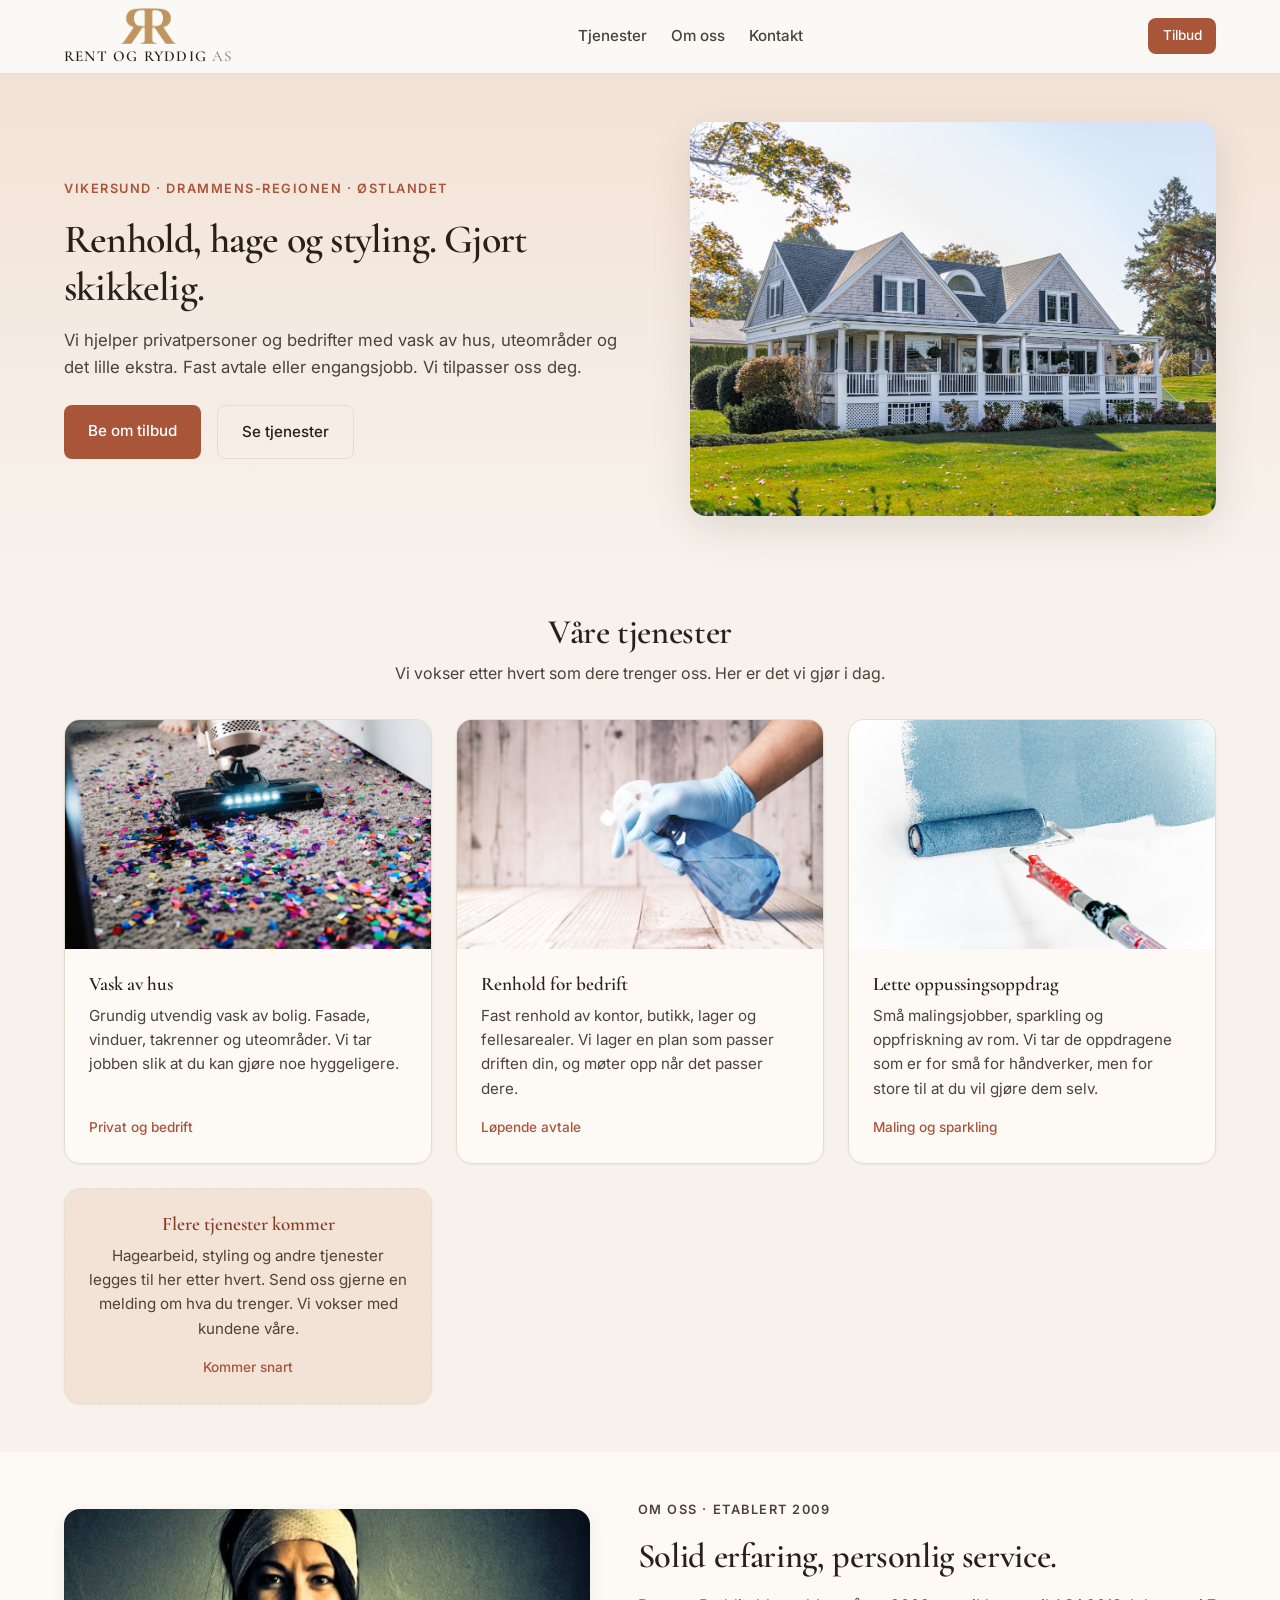
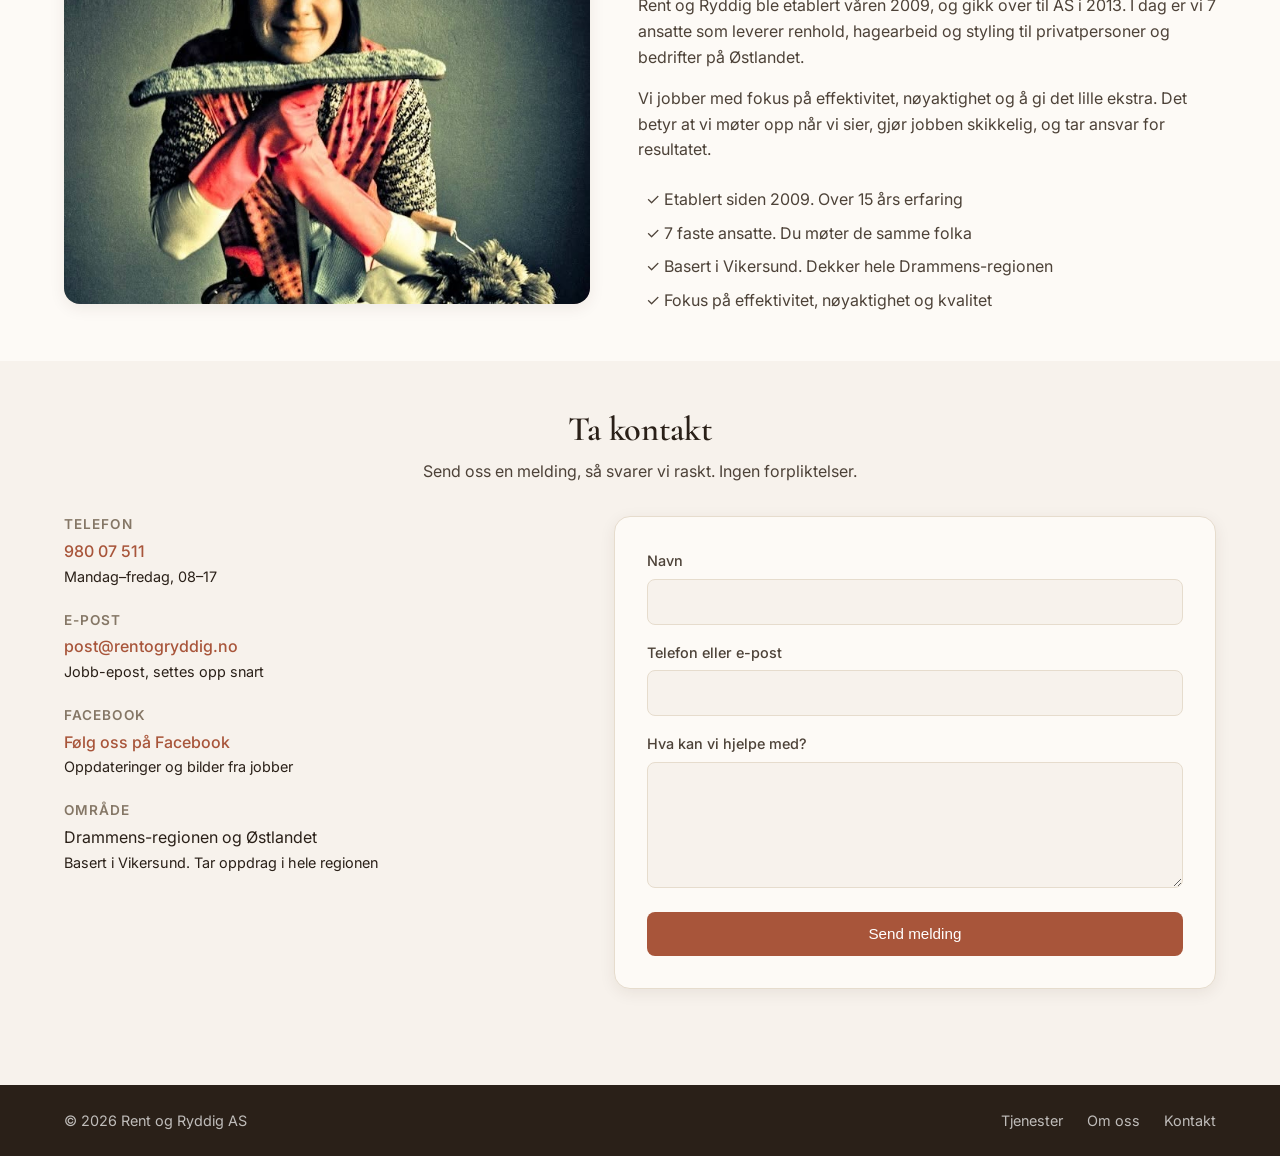
<file: index.html>
<!DOCTYPE html>
<html lang="nb">
<head>
    <meta charset="UTF-8">
    <meta name="viewport" content="width=device-width, initial-scale=1.0">
    <title>Rent og Ryddig AS | Renhold, hage og styling på Østlandet</title>
    <meta name="description" content="Rent og Ryddig AS tilbyr renhold for privat og bedrift, hagearbeid og styling i Drammens-regionen og resten av Østlandet. Kontakt oss for en uforpliktende prat.">
    <link rel="preconnect" href="https://fonts.googleapis.com">
    <link rel="preconnect" href="https://fonts.gstatic.com" crossorigin>
    <link href="https://fonts.googleapis.com/css2?family=Inter:wght@400;500;600;700&family=Cormorant+Garamond:wght@500;600;700&display=swap" rel="stylesheet">
    <link rel="stylesheet" href="styles.css">
</head>
<body>
    <header class="site-header">
        <div class="container header-inner">
            <a href="#" class="logo">
                <img class="logo-image" src="images/logo-mark.png" alt="Rent og Ryddig AS">
                <span class="logo-text">Rent og Ryddig <span class="logo-as">AS</span></span>
            </a>
            <nav class="main-nav">
                <a href="#tjenester">Tjenester</a>
                <a href="#om-oss">Om oss</a>
                <a href="#kontakt">Kontakt</a>
            </nav>
            <a href="#kontakt" class="btn btn-primary header-cta">Tilbud</a>
        </div>
    </header>

    <main>
        <!-- HERO -->
        <section class="hero">
            <div class="container hero-inner">
                <div class="hero-text">
                    <p class="eyebrow">Vikersund · Drammens-regionen · Østlandet</p>
                    <h1>Renhold, hage og styling. Gjort skikkelig.</h1>
                    <p class="lede">Vi hjelper privatpersoner og bedrifter med vask av hus, uteområder og det lille ekstra. Fast avtale eller engangsjobb. Vi tilpasser oss deg.</p>
                    <div class="hero-actions">
                        <a href="#kontakt" class="btn btn-primary">Be om tilbud</a>
                        <a href="#tjenester" class="btn btn-ghost">Se tjenester</a>
                    </div>
                </div>
                <div class="hero-image">
                    <img src="images/hero.jpg" alt="Rent og ryddig arbeid, eksempelbilde" loading="eager">
                </div>
            </div>
        </section>

        <!-- TJENESTER -->
        <section id="tjenester" class="services">
            <div class="container">
                <header class="section-header">
                    <h2>Våre tjenester</h2>
                    <p>Vi vokser etter hvert som dere trenger oss. Her er det vi gjør i dag.</p>
                </header>
                <div class="service-grid">

                    <article class="service-card">
                        <div class="service-image">
                            <img src="images/service-husvask.jpg" alt="Vask av hus" loading="lazy">
                        </div>
                        <div class="service-body">
                            <h3>Vask av hus</h3>
                            <p>Grundig utvendig vask av bolig. Fasade, vinduer, takrenner og uteområder. Vi tar jobben slik at du kan gjøre noe hyggeligere.</p>
                            <p class="service-tag">Privat og bedrift</p>
                        </div>
                    </article>

                    <article class="service-card">
                        <div class="service-image">
                            <img src="images/service-bedrift.jpg" alt="Renhold for bedrift" loading="lazy">
                        </div>
                        <div class="service-body">
                            <h3>Renhold for bedrift</h3>
                            <p>Fast renhold av kontor, butikk, lager og fellesarealer. Vi lager en plan som passer driften din, og møter opp når det passer dere.</p>
                            <p class="service-tag">Løpende avtale</p>
                        </div>
                    </article>

                    <article class="service-card">
                        <div class="service-image">
                            <img src="images/service-maling.jpg" alt="Lette oppussingsoppdrag, maling" loading="lazy">
                        </div>
                        <div class="service-body">
                            <h3>Lette oppussingsoppdrag</h3>
                            <p>Små malingsjobber, sparkling og oppfriskning av rom. Vi tar de oppdragene som er for små for håndverker, men for store til at du vil gjøre dem selv.</p>
                            <p class="service-tag">Maling og sparkling</p>
                        </div>
                    </article>

                    <article class="service-card service-card--placeholder">
                        <div class="service-body">
                            <h3>Flere tjenester kommer</h3>
                            <p>Hagearbeid, styling og andre tjenester legges til her etter hvert. Send oss gjerne en melding om hva du trenger. Vi vokser med kundene våre.</p>
                            <p class="service-tag">Kommer snart</p>
                        </div>
                    </article>

                </div>
            </div>
        </section>

        <!-- OM OSS -->
        <section id="om-oss" class="about">
            <div class="container about-inner">
                <div class="about-image">
                    <img src="images/about-team.jpg" alt="En av våre ansatte. Du møter de samme folka hver gang" loading="lazy">
                </div>
                <div class="about-text">
                    <p class="eyebrow">Om oss · Etablert 2009</p>
                    <h2>Solid erfaring, personlig service.</h2>
                    <p>Rent og Ryddig ble etablert våren 2009, og gikk over til AS i 2013. I dag er vi 7 ansatte som leverer renhold, hagearbeid og styling til privatpersoner og bedrifter på Østlandet.</p>
                    <p>Vi jobber med fokus på effektivitet, nøyaktighet og å gi det lille ekstra. Det betyr at vi møter opp når vi sier, gjør jobben skikkelig, og tar ansvar for resultatet.</p>
                    <ul class="about-list">
                        <li>✓ Etablert siden 2009. Over 15 års erfaring</li>
                        <li>✓ 7 faste ansatte. Du møter de samme folka</li>
                        <li>✓ Basert i Vikersund. Dekker hele Drammens-regionen</li>
                        <li>✓ Fokus på effektivitet, nøyaktighet og kvalitet</li>
                    </ul>
                </div>
            </div>
        </section>

        <!-- KONTAKT -->
        <section id="kontakt" class="contact">
            <div class="container">
                <header class="section-header">
                    <h2>Ta kontakt</h2>
                    <p>Send oss en melding, så svarer vi raskt. Ingen forpliktelser.</p>
                </header>
                <div class="contact-grid">
                    <div class="contact-info">
                        <div class="contact-item">
                            <h3>Telefon</h3>
                            <p><a href="tel:+4798007511">980 07 511</a></p>
                            <p class="muted">Mandag–fredag, 08–17</p>
                        </div>
                        <div class="contact-item">
                            <h3>E-post</h3>
                            <p><a href="mailto:post@rentogryddig.no">post@rentogryddig.no</a></p>
                            <p class="muted">Jobb-epost, settes opp snart</p>
                        </div>
                        <div class="contact-item">
                            <h3>Facebook</h3>
                            <p><a href="https://www.facebook.com/people/Rent-og-Ryddig-As/100054570334841/" target="_blank" rel="noopener">Følg oss på Facebook</a></p>
                            <p class="muted">Oppdateringer og bilder fra jobber</p>
                        </div>
                        <div class="contact-item">
                            <h3>Område</h3>
                            <p>Drammens-regionen og Østlandet</p>
                            <p class="muted">Basert i Vikersund. Tar oppdrag i hele regionen</p>
                        </div>
                    </div>
                    <form class="contact-form" name="kontakt" netlify>
                        <label>
                            <span>Navn</span>
                            <input type="text" name="navn" required>
                        </label>
                        <label>
                            <span>Telefon eller e-post</span>
                            <input type="text" name="kontaktinfo" required>
                        </label>
                        <label>
                            <span>Hva kan vi hjelpe med?</span>
                            <textarea name="melding" rows="5" required></textarea>
                        </label>
                        <button type="submit" class="btn btn-primary">Send melding</button>
                    </form>
                </div>
            </div>
        </section>
    </main>

    <footer class="site-footer">
        <div class="container footer-inner">
            <p>&copy; <span id="year">2026</span> Rent og Ryddig AS</p>
            <p class="footer-links">
                <a href="#tjenester">Tjenester</a>
                <a href="#om-oss">Om oss</a>
                <a href="#kontakt">Kontakt</a>
            </p>
        </div>
    </footer>

    <script>
        // Automatisk årstall i footer
        document.getElementById('year').textContent = new Date().getFullYear();
    </script>
</body>
</html>
</file>
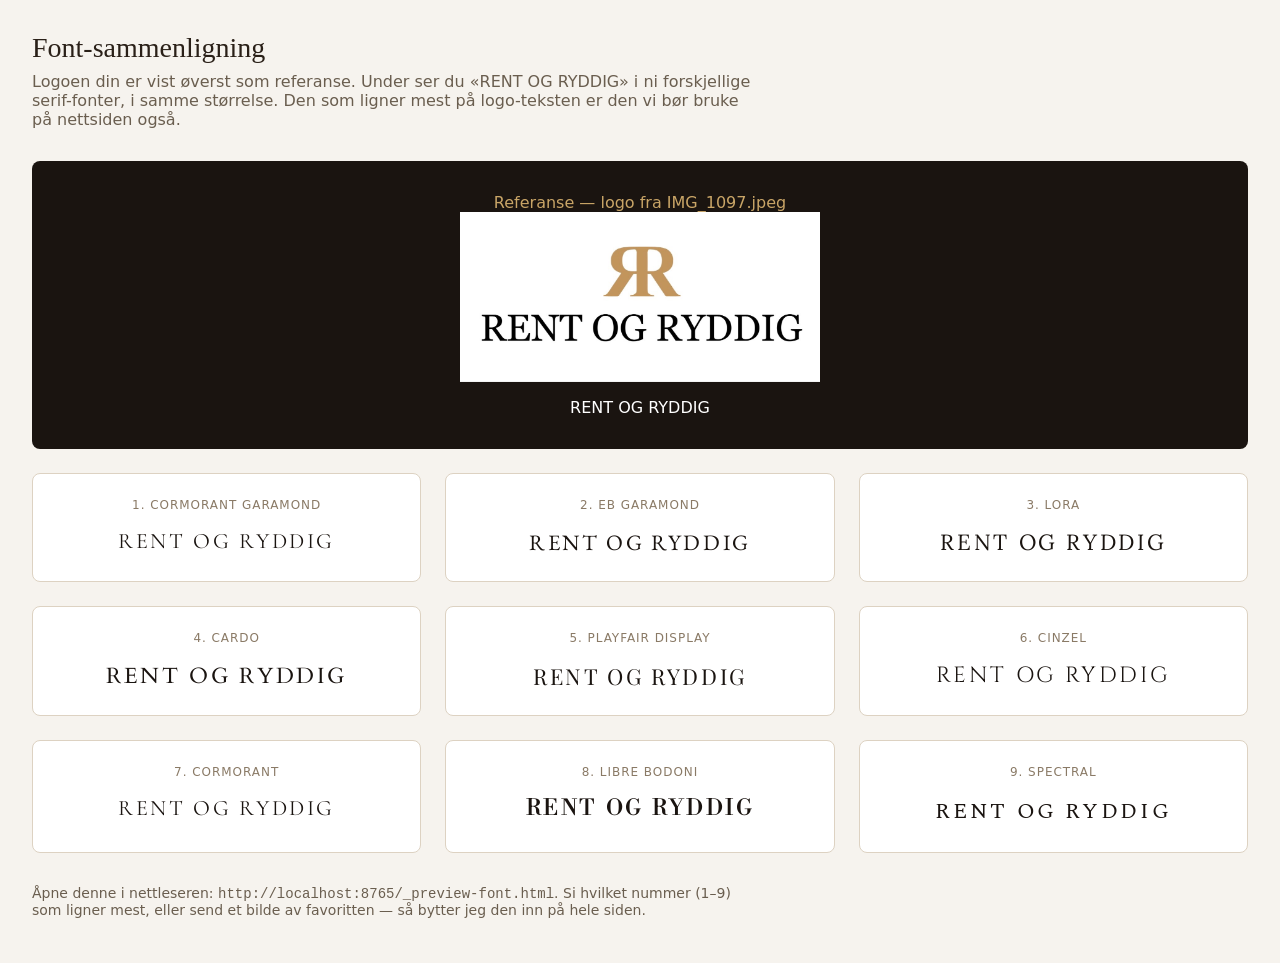
<file: _preview-font.html>
<!doctype html>
<html lang="no">
<head>
  <meta charset="utf-8">
  <title>Font-sammenligning for Rent og Ryddig</title>
  <link rel="preconnect" href="https://fonts.googleapis.com">
  <link rel="preconnect" href="https://fonts.gstatic.com" crossorigin>
  <!-- Kandidater hentet fra kjente klassiske serif-fonter. Rekkefølgen er
       omtrent: mest lik logo-tekst først. Jeg gjør ikke et endelig valg
       selv. -->
  <link href="https://fonts.googleapis.com/css2?family=Cormorant+Garamond:wght@400;500;600&family=EB+Garamond:wght@400;500&family=Lora:wght@400;500;600&family=Cardo:wght@400;700&family=Playfair+Display:wght@400;500;600&family=Cinzel:wght@400;500;600&family=Cormorant:wght@400;500;600&family=Libre+Bodoni:wght@400;500;600&family=Spectral:wght@400;500;600&display=swap" rel="stylesheet">
  <style>
    body {
      font-family: -apple-system, system-ui, sans-serif;
      background: #f6f3ee;
      color: #2a2018;
      margin: 0;
      padding: 32px;
    }
    h1 { font-family: serif; font-weight: 500; font-size: 28px; margin: 0 0 8px; }
    p.lede { color: #6a5e4f; margin: 0 0 32px; max-width: 720px; }
    .grid {
      display: grid;
      grid-template-columns: 1fr 1fr 1fr;
      gap: 24px;
      max-width: 1400px;
    }
    .cell {
      background: white;
      border: 1px solid #ddd2c2;
      border-radius: 8px;
      padding: 24px;
      text-align: center;
    }
    .cell .label {
      font-size: 12px;
      letter-spacing: 0.08em;
      text-transform: uppercase;
      color: #8a7a66;
      margin-bottom: 16px;
    }
    .cell .name {
      font-size: 22px;
      letter-spacing: 0.12em;
      color: #1a1410;
    }
    .ref {
      background: #1a1410;
      color: white;
      grid-column: 1 / -1;
      padding: 32px;
      border-radius: 8px;
      text-align: center;
    }
    .ref img {
      max-width: 360px;
      width: 100%;
      height: auto;
      display: block;
      margin: 0 auto 16px;
    }
    .ref .label {
      color: #c9a567;
    }
    .ref .name {
      color: white;
    }
    .f-cormorant-garamond  { font-family: 'Cormorant Garamond', serif; }
    .f-eb-garamond         { font-family: 'EB Garamond', serif; }
    .f-lora                { font-family: 'Lora', serif; }
    .f-cardo               { font-family: 'Cardo', serif; }
    .f-playfair            { font-family: 'Playfair Display', serif; }
    .f-cinzel              { font-family: 'Cinzel', serif; }
    .f-cormorant           { font-family: 'Cormorant', serif; }
    .f-libre-bodoni        { font-family: 'Libre Bodoni', serif; }
    .f-spectral            { font-family: 'Spectral', serif; }
    .footnote { margin-top: 32px; color: #6a5e4f; font-size: 14px; max-width: 720px; }
  </style>
</head>
<body>
  <h1>Font-sammenligning</h1>
  <p class="lede">Logoen din er vist øverst som referanse. Under ser du «RENT OG RYDDIG» i ni forskjellige serif-fonter, i samme størrelse. Den som ligner mest på logo-teksten er den vi bør bruke på nettsiden også.</p>

  <div class="grid">
    <div class="ref">
      <div class="label">Referanse — logo fra IMG_1097.jpeg</div>
      <img src="images/logo-master.jpeg" alt="Rent og Ryddig logo">
      <div class="name">RENT OG RYDDIG</div>
    </div>

    <div class="cell">
      <div class="label">1. Cormorant Garamond</div>
      <div class="name f-cormorant-garamond">RENT OG RYDDIG</div>
    </div>

    <div class="cell">
      <div class="label">2. EB Garamond</div>
      <div class="name f-eb-garamond">RENT OG RYDDIG</div>
    </div>

    <div class="cell">
      <div class="label">3. Lora</div>
      <div class="name f-lora">RENT OG RYDDIG</div>
    </div>

    <div class="cell">
      <div class="label">4. Cardo</div>
      <div class="name f-cardo">RENT OG RYDDIG</div>
    </div>

    <div class="cell">
      <div class="label">5. Playfair Display</div>
      <div class="name f-playfair">RENT OG RYDDIG</div>
    </div>

    <div class="cell">
      <div class="label">6. Cinzel</div>
      <div class="name f-cinzel">RENT OG RYDDIG</div>
    </div>

    <div class="cell">
      <div class="label">7. Cormorant</div>
      <div class="name f-cormorant">RENT OG RYDDIG</div>
    </div>

    <div class="cell">
      <div class="label">8. Libre Bodoni</div>
      <div class="name f-libre-bodoni">RENT OG RYDDIG</div>
    </div>

    <div class="cell">
      <div class="label">9. Spectral</div>
      <div class="name f-spectral">RENT OG RYDDIG</div>
    </div>
  </div>

  <p class="footnote">Åpne denne i nettleseren: <code>http://localhost:8765/_preview-font.html</code>. Si hvilket nummer (1–9) som ligner mest, eller send et bilde av favoritten — så bytter jeg den inn på hele siden.</p>
</body>
</html>
</file>
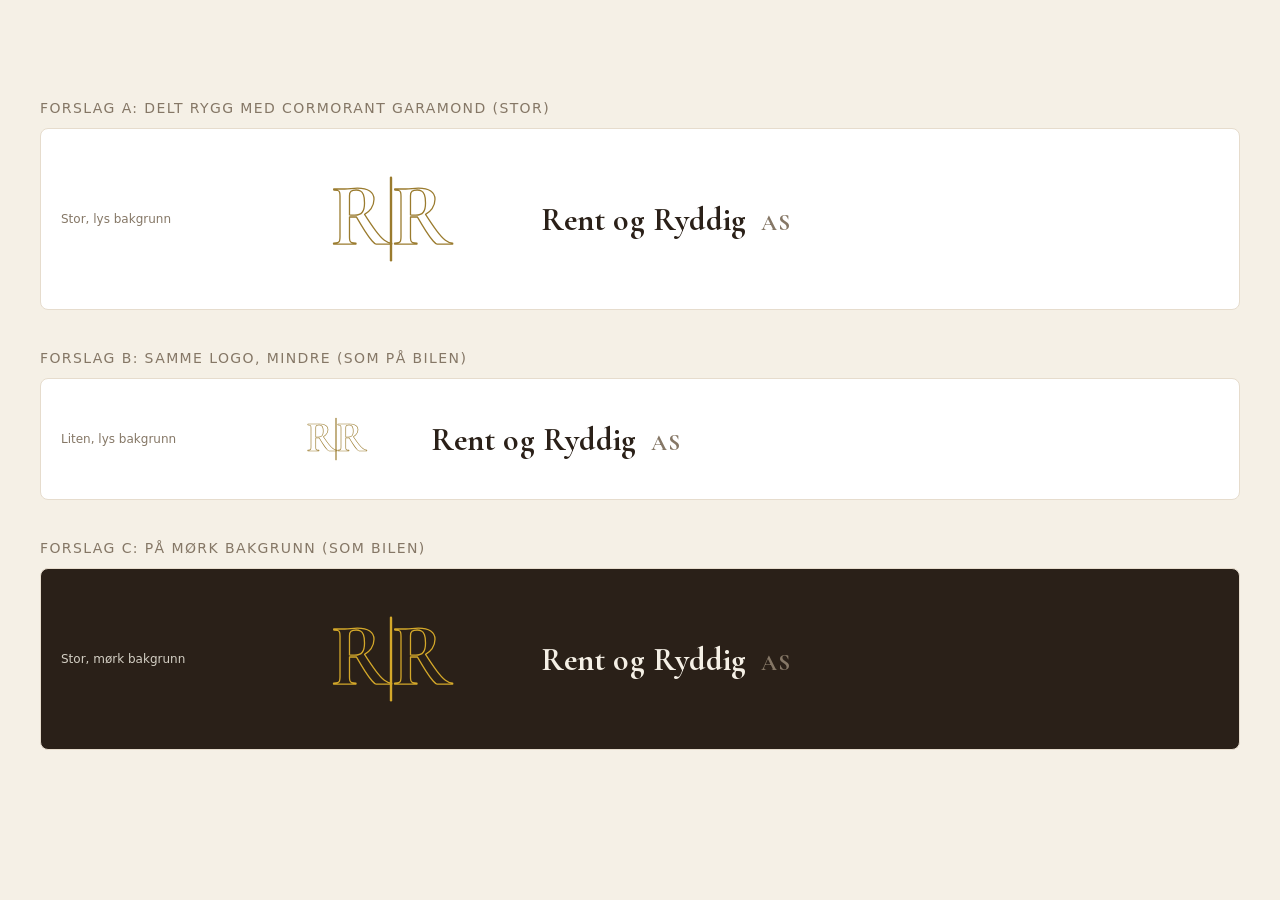
<file: _preview-logo.html>
<!DOCTYPE html>
<html lang="nb">
<head>
<meta charset="UTF-8">
<title>Logo-forslag</title>
<style>
  @font-face {
    font-family: 'Cormorant Garamond';
    font-style: normal;
    font-weight: 700;
    src: url('images/fonts/cormorant-garamond-700-latin.woff2') format('woff2');
  }
  body {
    background: #f5f0e6;
    font-family: system-ui, sans-serif;
    margin: 0;
    padding: 60px 40px;
    color: #2a2018;
  }
  h2 { font-weight: 500; font-size: 14px; text-transform: uppercase; letter-spacing: 0.1em; color: #857766; margin: 40px 0 12px; }
  .row { display: flex; gap: 40px; align-items: center; flex-wrap: wrap; padding: 30px 20px; background: white; border: 1px solid #e6dccd; border-radius: 8px; margin-bottom: 16px; }
  .row.dark { background: #2a2018; }
  .row.dark .label { color: #d4cfc4; }
  .label { font-size: 12px; color: #857766; min-width: 180px; }
  .logo { display: inline-block; vertical-align: middle; }
  .logo svg { display: block; }
  .rr-text {
    font-family: 'Playfair Display', 'Cormorant Garamond', serif;
    font-weight: 600;
    font-size: 32px;
    color: #2a2018;
    letter-spacing: 0.02em;
  }
  .row.dark .rr-text { color: #f5f0e6; }
  .rr-as { color: #857766; font-weight: 400; font-size: 0.7em; margin-left: 0.3em; }
</style>
</head>
<body>

<h2>Forslag A: Delt rygg med Cormorant Garamond (stor)</h2>
<div class="row">
  <span class="label">Stor, lys bakgrunn</span>
  <div class="logo" style="width: 220px; height: 120px;">
    <svg xmlns="http://www.w3.org/2000/svg" viewBox="0 0 240 130" style="width:100%;height:100%">
      <text x="120" y="92" text-anchor="end" style="font-family:'Cormorant Garamond','Times New Roman',serif;font-weight:700;font-size:95px;fill:none;stroke:#9A7B2E;stroke-width:1.4;stroke-linejoin:round">R</text>
      <text x="120" y="92" text-anchor="start" style="font-family:'Cormorant Garamond','Times New Roman',serif;font-weight:700;font-size:95px;fill:none;stroke:#9A7B2E;stroke-width:1.4;stroke-linejoin:round">R</text>
      <line x1="120" y1="20" x2="120" y2="110" stroke="#9A7B2E" stroke-width="2.6" stroke-linecap="round"/>
    </svg>
  </div>
  <span class="rr-text">Rent og Ryddig <span class="rr-as">AS</span></span>
</div>

<h2>Forslag B: Samme logo, mindre (som på bilen)</h2>
<div class="row">
  <span class="label">Liten, lys bakgrunn</span>
  <div class="logo" style="width: 110px; height: 60px;">
    <svg xmlns="http://www.w3.org/2000/svg" viewBox="0 0 240 130" style="width:100%;height:100%">
      <text x="120" y="92" text-anchor="end" style="font-family:'Cormorant Garamond','Times New Roman',serif;font-weight:700;font-size:95px;fill:none;stroke:#9A7B2E;stroke-width:1.4;stroke-linejoin:round">R</text>
      <text x="120" y="92" text-anchor="start" style="font-family:'Cormorant Garamond','Times New Roman',serif;font-weight:700;font-size:95px;fill:none;stroke:#9A7B2E;stroke-width:1.4;stroke-linejoin:round">R</text>
      <line x1="120" y1="20" x2="120" y2="110" stroke="#9A7B2E" stroke-width="2.6" stroke-linecap="round"/>
    </svg>
  </div>
  <span class="rr-text">Rent og Ryddig <span class="rr-as">AS</span></span>
</div>

<h2>Forslag C: På mørk bakgrunn (som bilen)</h2>
<div class="row dark">
  <span class="label">Stor, mørk bakgrunn</span>
  <div class="logo" style="width: 220px; height: 120px;">
    <svg xmlns="http://www.w3.org/2000/svg" viewBox="0 0 240 130" style="width:100%;height:100%">
      <text x="120" y="92" text-anchor="end" style="font-family:'Cormorant Garamond','Times New Roman',serif;font-weight:700;font-size:95px;fill:none;stroke:#D4A82A;stroke-width:1.4;stroke-linejoin:round">R</text>
      <text x="120" y="92" text-anchor="start" style="font-family:'Cormorant Garamond','Times New Roman',serif;font-weight:700;font-size:95px;fill:none;stroke:#D4A82A;stroke-width:1.4;stroke-linejoin:round">R</text>
      <line x1="120" y1="20" x2="120" y2="110" stroke="#D4A82A" stroke-width="2.6" stroke-linecap="round"/>
    </svg>
  </div>
  <span class="rr-text">Rent og Ryddig <span class="rr-as">AS</span></span>
</div>

</body>
</html>
</file>
<file: styles.css>
/* ============================================
   Rent og Ryddig AS — nettside
   Design: rent, vennlig, profesjonelt
   ============================================ */

:root {
    --color-bg: #f7f2ec;              /* varm krem */
    --color-surface: #fdfaf6;         /* lysere krem for kort */
    --color-ink: #2a2018;             /* dyp sjokolade - tekst */
    --color-ink-soft: #4d4238;        /* mykere tekst */
    --color-muted: #857766;           /* varm grå */
    --color-line: #e6dccd;            /* delikat skillelinje */
    --color-accent: #a8553a;          /* terrakotta - hovedfarge */
    --color-accent-soft: #f3e2d6;     /* terrakotta-lys - bakgrunner */
    --color-accent-strong: #823d27;   /* terrakotta-mørk - hover */
    --color-secondary: #4a5a3a;       /* dyp oliven - sekundær aksent */
    --color-warm: #c89a6a;            /* varm sand */
    --color-gold: #b8945a;            /* gull fra logo */

    --font-sans: 'Inter', -apple-system, BlinkMacSystemFont, 'Segoe UI', sans-serif;
    --font-display: 'Cormorant Garamond', Georgia, 'Times New Roman', serif;

    --radius: 8px;
    --radius-lg: 16px;
    --shadow-sm: 0 1px 2px rgba(60, 40, 25, 0.05);
    --shadow-md: 0 4px 16px rgba(60, 40, 25, 0.08);
    --shadow-lg: 0 12px 40px rgba(60, 40, 25, 0.12);

    --max-width: 1200px;
    --space-1: 0.5rem;
    --space-2: 1rem;
    --space-3: 1.5rem;
    --space-4: 2rem;
    --space-5: 3rem;
    --space-6: 5rem;
}

* { box-sizing: border-box; margin: 0; padding: 0; }

html { scroll-behavior: smooth; scroll-padding-top: 70px; }
section[id] { scroll-margin-top: 70px; }

body {
    font-family: var(--font-sans);
    color: var(--color-ink);
    background: var(--color-bg);
    line-height: 1.6;
    -webkit-font-smoothing: antialiased;
    -moz-osx-font-smoothing: grayscale;
}

img { max-width: 100%; height: auto; display: block; }

a { color: var(--color-accent); text-decoration: none; }
a:hover { color: var(--color-accent-strong); }

.container {
    max-width: var(--max-width);
    margin: 0 auto;
    padding: 0 var(--space-3);
}

/* ===== TYPOGRAFI ===== */
h1, h2, h3 {
    font-family: var(--font-display);
    color: var(--color-ink);
    line-height: 1.2;
    font-weight: 600;
}

h1 { font-size: clamp(1.6rem, 4.5vw, 2.5rem); letter-spacing: -0.02em; word-wrap: break-word; overflow-wrap: break-word; }
h2 { font-size: clamp(1.35rem, 3.4vw, 2.15rem); letter-spacing: -0.01em; word-wrap: break-word; overflow-wrap: break-word; }
h3 { font-size: 1.2rem; word-wrap: break-word; overflow-wrap: break-word; }

p { word-wrap: break-word; overflow-wrap: break-word; }

.eyebrow {
    text-transform: uppercase;
    letter-spacing: 0.12em;
    font-size: 0.8rem;
    color: var(--color-accent);
    font-weight: 600;
    margin-bottom: var(--space-2);
}

.lede {
    font-size: 1.05rem;
    color: var(--color-ink-soft);
    margin-bottom: var(--space-3);
}

.muted { color: var(--color-muted); font-size: 0.9rem; }

.section-header {
    text-align: center;
    max-width: 700px;
    margin: 0 auto var(--space-4);
}
.section-header p {
    color: var(--color-ink-soft);
    margin-top: var(--space-1);
}

/* ===== KNAPPER ===== */
.btn {
    display: inline-block;
    padding: 0.85rem 1.5rem;
    border-radius: var(--radius);
    font-weight: 500;
    font-size: 0.95rem;
    cursor: pointer;
    transition: all 0.2s ease;
    border: none;
    text-align: center;
}
.btn-primary {
    background: var(--color-accent);
    color: white;
}
.btn-primary:hover {
    background: var(--color-accent-strong);
    color: white;
    transform: translateY(-1px);
    box-shadow: var(--shadow-md);
}
.btn-ghost {
    background: transparent;
    color: var(--color-ink);
    border: 1.5px solid var(--color-line);
}
.btn-ghost:hover {
    border-color: var(--color-accent);
    color: var(--color-accent);
}

/* ===== HEADER ===== */
.site-header {
    position: sticky;
    top: 0;
    z-index: 100;
    background: rgba(250, 250, 247, 0.92);
    backdrop-filter: blur(10px);
    -webkit-backdrop-filter: blur(10px);
    border-bottom: 1px solid var(--color-line);
}
.header-inner {
    display: flex;
    align-items: center;
    justify-content: space-between;
    padding: var(--space-1) var(--space-3);
    gap: var(--space-3);
}
.logo {
    display: flex;
    flex-direction: column;
    align-items: center;
    gap: 0.25rem;
    color: var(--color-ink);
}
.logo:hover { color: var(--color-ink); }
.logo-image {
    height: 36px;
    width: auto;
    display: block;
}
.logo-text {
    font-family: var(--font-display);
    font-weight: 600;
    font-size: 0.95rem;
    letter-spacing: 0.08em;
    text-transform: uppercase;
    line-height: 1.1;
    white-space: nowrap;
}
.logo-as { color: var(--color-muted); font-weight: 400; }

.main-nav {
    display: flex;
    gap: var(--space-3);
    align-items: center;
}
.main-nav a {
    color: var(--color-ink-soft);
    font-size: 0.95rem;
    font-weight: 500;
    transition: color 0.15s;
}
.main-nav a:hover { color: var(--color-accent); }
.header-cta { padding: 0.45rem 0.9rem; font-size: 0.85rem; }

/* ===== HERO ===== */
.hero {
    padding: var(--space-5) 0;
    background: linear-gradient(180deg, var(--color-accent-soft) 0%, var(--color-bg) 100%);
}
.hero-inner {
    display: grid;
    grid-template-columns: 1.1fr 1fr;
    gap: var(--space-5);
    align-items: center;
}
.hero-text h1 { margin-bottom: var(--space-2); }
.hero-actions {
    display: flex;
    gap: var(--space-2);
    margin-top: var(--space-3);
    flex-wrap: wrap;
}
.hero-image {
    border-radius: var(--radius-lg);
    overflow: hidden;
    box-shadow: var(--shadow-lg);
    aspect-ratio: 4/3;
    background: var(--color-accent-soft);
}
.hero-image img {
    width: 100%;
    height: 100%;
    object-fit: cover;
}

/* ===== TJENESTER ===== */
.services {
    padding: var(--space-5) 0;
}
.service-grid {
    display: grid;
    grid-template-columns: repeat(auto-fit, minmax(280px, 1fr));
    gap: var(--space-3);
}
.service-card {
    background: var(--color-surface);
    border-radius: var(--radius-lg);
    overflow: hidden;
    box-shadow: var(--shadow-sm);
    border: 1px solid var(--color-line);
    transition: all 0.25s ease;
    display: flex;
    flex-direction: column;
}
.service-card:hover {
    transform: translateY(-3px);
    box-shadow: var(--shadow-md);
}
.service-image {
    aspect-ratio: 16/10;
    overflow: hidden;
    background: var(--color-accent-soft);
}
.service-image img {
    width: 100%;
    height: 100%;
    object-fit: cover;
    transition: transform 0.4s ease;
}
.service-card:hover .service-image img { transform: scale(1.04); }
.service-body {
    padding: var(--space-3);
    flex: 1;
    display: flex;
    flex-direction: column;
}
.service-body h3 { margin-bottom: var(--space-1); }
.service-body p { color: var(--color-ink-soft); font-size: 0.95rem; }
.service-tag {
    margin-top: auto !important;
    padding-top: var(--space-2) !important;
    color: var(--color-accent) !important;
    font-size: 0.85rem !important;
    font-weight: 500;
}
.service-card--placeholder {
    background: var(--color-accent-soft);
    border-style: dashed;
    justify-content: center;
    text-align: center;
}
.service-card--placeholder .service-body {
    align-items: center;
}
.service-card--placeholder h3 { color: var(--color-accent-strong); }

/* ===== OM OSS ===== */
.about {
    padding: var(--space-5) 0;
    background: var(--color-surface);
}
.about-inner {
    display: grid;
    grid-template-columns: 1fr 1.1fr;
    gap: var(--space-5);
    align-items: center;
}
.about-image {
    border-radius: var(--radius-lg);
    overflow: hidden;
    box-shadow: var(--shadow-md);
    aspect-ratio: 4/3;
    background: var(--color-accent-soft);
}
.about-image img { width: 100%; height: 100%; object-fit: cover; }
.about-text h2 { margin-bottom: var(--space-2); }
.about-text p { color: var(--color-ink-soft); margin-bottom: var(--space-2); }
.about-list {
    list-style: none;
    margin-top: var(--space-3);
    display: flex;
    flex-direction: column;
    gap: var(--space-1);
}
.about-list li {
    color: var(--color-ink-soft);
    padding-left: 0.5rem;
}

/* ===== KONTAKT ===== */
.contact {
    padding: var(--space-5) 0;
}
.contact-grid {
    display: grid;
    grid-template-columns: 1fr 1.2fr;
    gap: var(--space-5);
    align-items: start;
}
.contact-info {
    display: flex;
    flex-direction: column;
    gap: var(--space-3);
}
.contact-item h3 {
    font-family: var(--font-sans);
    font-size: 0.85rem;
    text-transform: uppercase;
    letter-spacing: 0.08em;
    color: var(--color-muted);
    margin-bottom: 0.4rem;
    font-weight: 600;
}
.contact-item p { color: var(--color-ink); }
.contact-item a { font-weight: 500; }

.contact-form {
    background: var(--color-surface);
    padding: var(--space-4);
    border-radius: var(--radius-lg);
    box-shadow: var(--shadow-md);
    border: 1px solid var(--color-line);
    display: flex;
    flex-direction: column;
    gap: var(--space-2);
}
.contact-form label {
    display: flex;
    flex-direction: column;
    gap: 0.4rem;
}
.contact-form label span {
    font-size: 0.9rem;
    font-weight: 500;
    color: var(--color-ink-soft);
}
.contact-form input,
.contact-form textarea {
    padding: 0.75rem 0.9rem;
    border: 1.5px solid var(--color-line);
    border-radius: var(--radius);
    font-family: var(--font-sans);
    font-size: 1rem;
    background: var(--color-bg);
    transition: border-color 0.15s;
}
.contact-form input:focus,
.contact-form textarea:focus {
    outline: none;
    border-color: var(--color-accent);
    background: white;
}
.contact-form textarea { resize: vertical; min-height: 120px; }
.contact-form button { margin-top: var(--space-1); }
.form-note {
    font-size: 0.85rem;
    color: var(--color-muted);
    text-align: center;
}

/* ===== FOOTER ===== */
.site-footer {
    background: var(--color-ink);
    color: rgba(255, 255, 255, 0.7);
    padding: var(--space-3) 0;
    margin-top: var(--space-5);
}
.footer-inner {
    display: flex;
    justify-content: space-between;
    align-items: center;
    flex-wrap: wrap;
    gap: var(--space-2);
    font-size: 0.9rem;
}
.footer-links { display: flex; gap: var(--space-3); }
.footer-links a { color: rgba(255, 255, 255, 0.7); }
.footer-links a:hover { color: white; }

/* ===== RESPONSIV ===== */
@media (max-width: 800px) {
    .hero-inner,
    .about-inner,
    .contact-grid {
        grid-template-columns: 1fr;
    }
    .main-nav { display: none; }
    .header-cta { padding: 0.55rem 1rem; }
    .logo-text { font-size: 1rem; }
    .logo-image { height: 32px; }
}

@media (max-width: 600px) {
    .hero,
    .services,
    .about,
    .contact {
        padding: var(--space-4) 0;
    }
    .logo-text { font-size: 0.75rem; letter-spacing: 0.06em; }
    .logo-image { height: 28px; }
    .header-inner { gap: var(--space-2); }
    .header-cta { padding: 0.35rem 0.7rem; font-size: 0.78rem; }
}

@media (max-width: 480px) {
    .container { padding: 0 var(--space-2); }
    .hero-actions { flex-direction: column; align-items: stretch; }
    .btn { width: 100%; }
}
</file>
